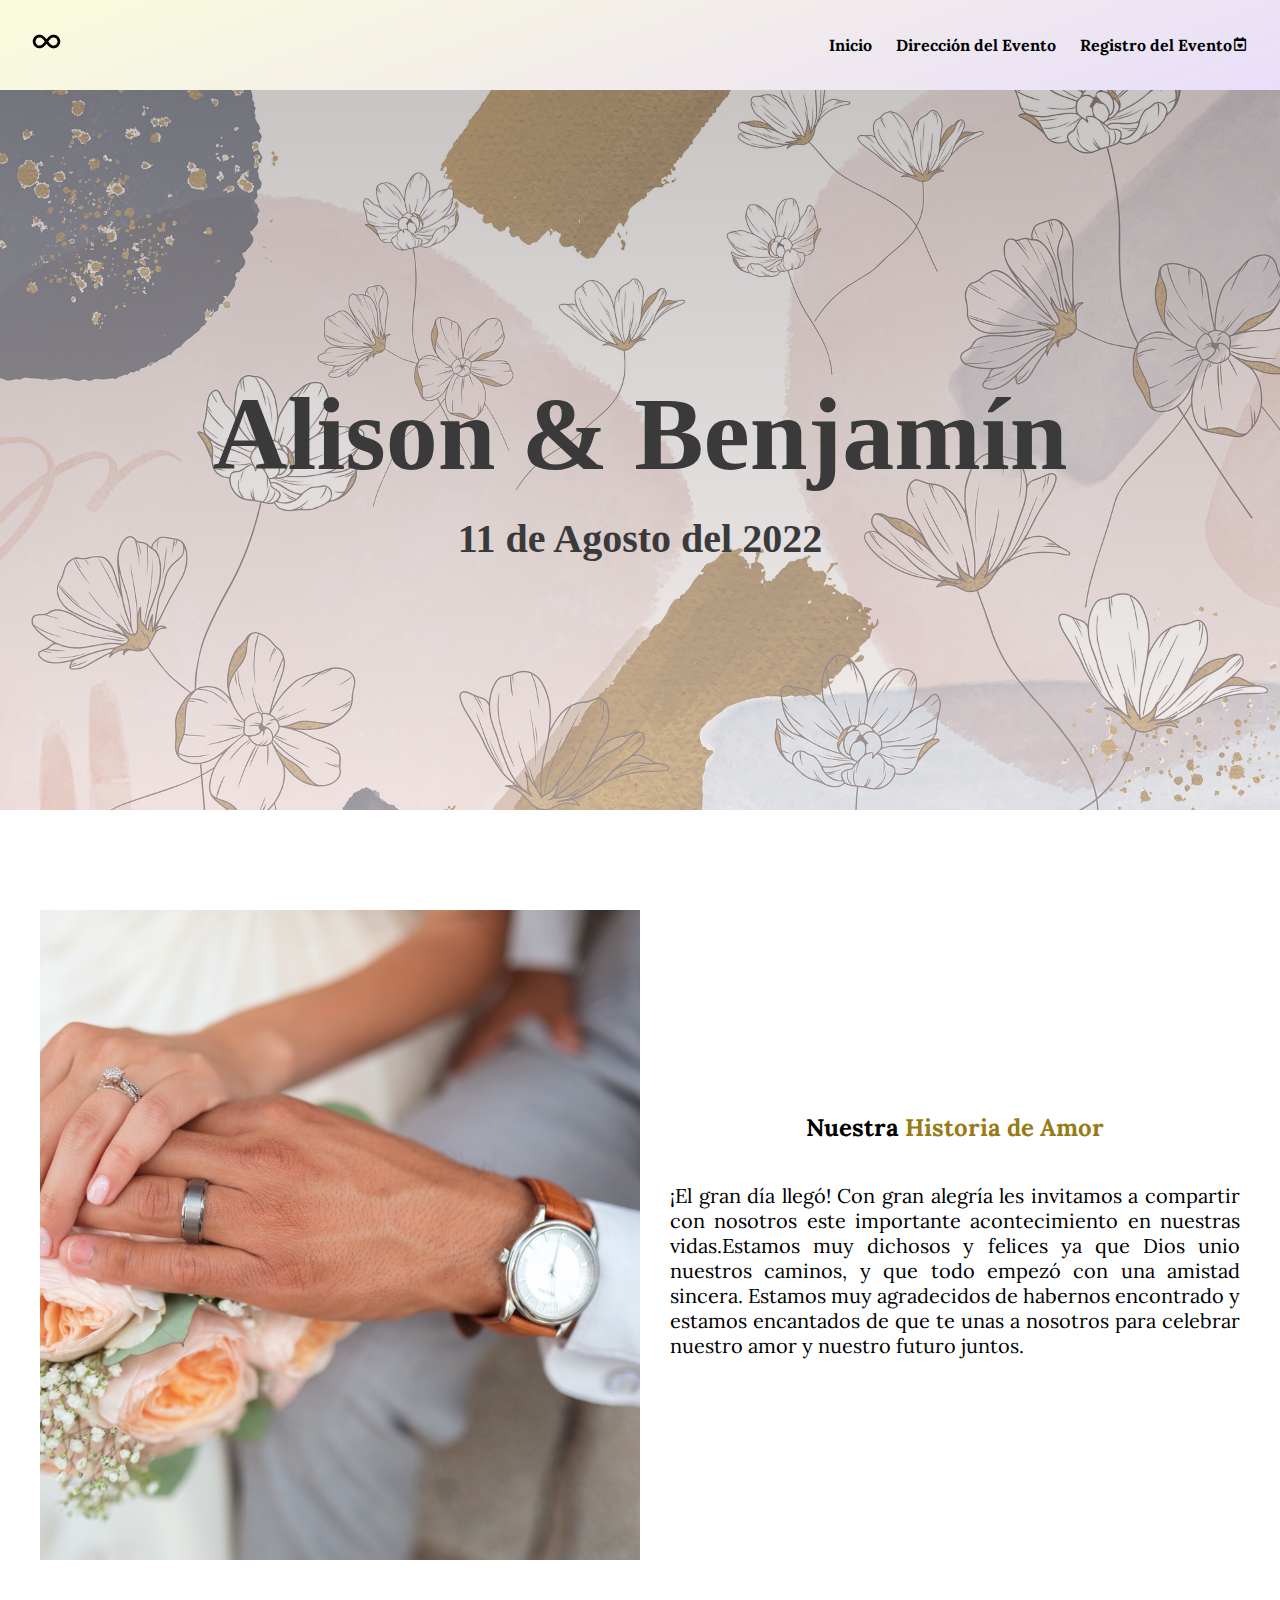
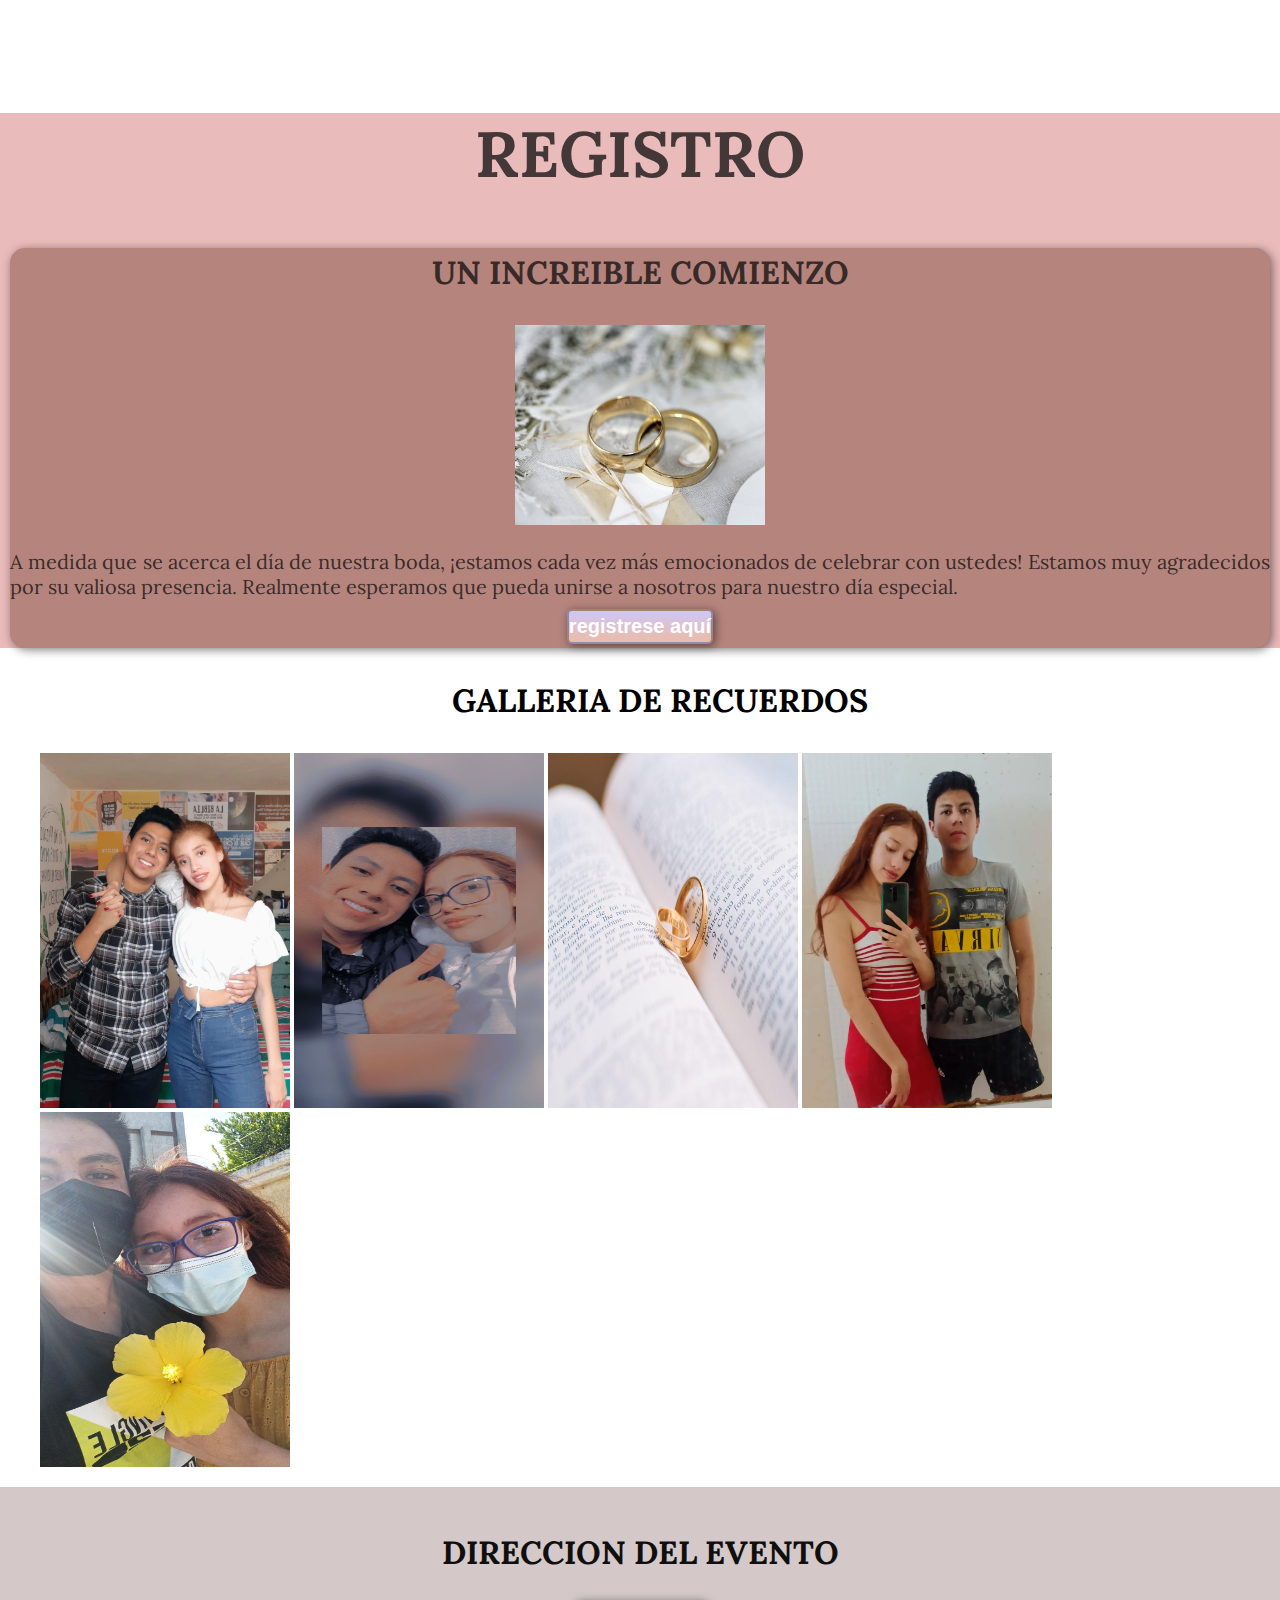
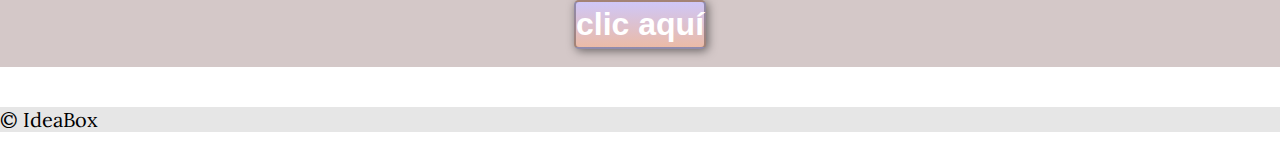
<file: index.html>
<!DOCTYPE html>
<html lang="en">
<head>
    <meta charset="UTF-8">
    <meta http-equiv="X-UA-Compatible" content="IE=edge">
    <meta name="viewport" content="width=device-width, initial-scale=1.0">
    <title> Benjamin&Alison  </title>
    <link rel="stylesheet" href="menubenja.css" />
  
    <link href='https://unpkg.com/boxicons@2.1.2/css/boxicons.min.css' rel='stylesheet'>
    <link rel="stylesheet" href="https://cdnjs.cloudflare.com/ajax/libs/font-awesome/4.7.0/css/font-awesome.min.css">
    <link rel="stylesheet" href="https://cdnjs.cloudflare.com/ajax/libs/font-awesome/4.7.0/css/font-awesome.min.css">
       <link rel="preconnect" href="https://fonts.googleapis.com">
<link rel="preconnect" href="https://fonts.gstatic.com" crossorigin>
<link href="https://fonts.googleapis.com/css2?family=Lora:ital@1&display=swap" rel="stylesheet">
</head>
<body>
    <header>
      
        <div class="container">
          
        <p class="logo"> <img src="[data-uri]"/>
        
        <nav>
          
        <a href="index.html"> Inicio </a>
        <a href="mapa.html">Dirección del Evento</a>
        <a href="contacto.html">Registro del Evento<i class='bx bx-calendar-heart'></i></a> 
       
             
            
 </a>
  
</div>         

        
</div>
        
</header>

<main>
    <section id="matrimonio">
 
        <h1> Alison & Benjamín </h1>  <br> <h2>11 de Agosto del 2022</h2>
      

     </section>

    <section id="historia">
      <div class ="container">
   
      <div class="img-container"></div>
        <div class="text">
            <br><h2> Nuestra <span class="color-acento">Historia de Amor </span></h2>
            <p>¡El gran día llegó! Con gran alegría les invitamos a compartir con nosotros este importante acontecimiento en nuestras vidas.​
                
                Estamos muy dichosos y felices ya que Dios unio nuestros caminos, y que todo empezó con una amistad sincera. 
                  
                Estamos muy agradecidos de habernos encontrado y estamos encantados de que te unas a nosotros para celebrar nuestro amor y nuestro futuro juntos.
              
        </div>
    </section>

    <section id="registro">
        <div class="container">
         <h2>REGISTRO</h2>
   
          <div class="films">
            
            <h3>UN INCREIBLE COMIENZO</h3>
            <img src="../benja4.jpeg" alt="matri" width="250" height="200">
            <p> A medida que se acerca el día de nuestra boda, ¡estamos cada vez más emocionados de celebrar con ustedes! Estamos muy agradecidos por su valiosa presencia. Realmente esperamos que pueda unirse a nosotros para nuestro día especial.</p>
            <a href="contacto.html"><button> registrese aquí</button>  </a>
        </div>
                 
         
        </form>
        </div>
    </div>
   
</div>
    </section>
      
</main>
 <ul>
    <center> <h3>GALLERIA DE RECUERDOS </h3></center>
       
    
    <img src="../benja6.jpeg" width="250" height="355" >
    <img src="../benja7.jpeg" width="250" height="355" >
    <img src="../benja10.jpg" width="250" height="355" >
    <img src="../benja8.jpeg" width="250" height="355" >
    <img src="../benja9.jpeg" width="250" height="355" >

   
</h3>
 </ul>

</div>
</section>

<section id="final">
<h2>DIRECCION DEL EVENTO </h2> 
<a href="mapa.html"><button> clic aquí</button>  </a>

</section>
<br>

</section>
</body>
<footer>
<div class="container">
   
    
    <p>&copy; IdeaBox</p>
</div>
</footer>

</html>
</file>
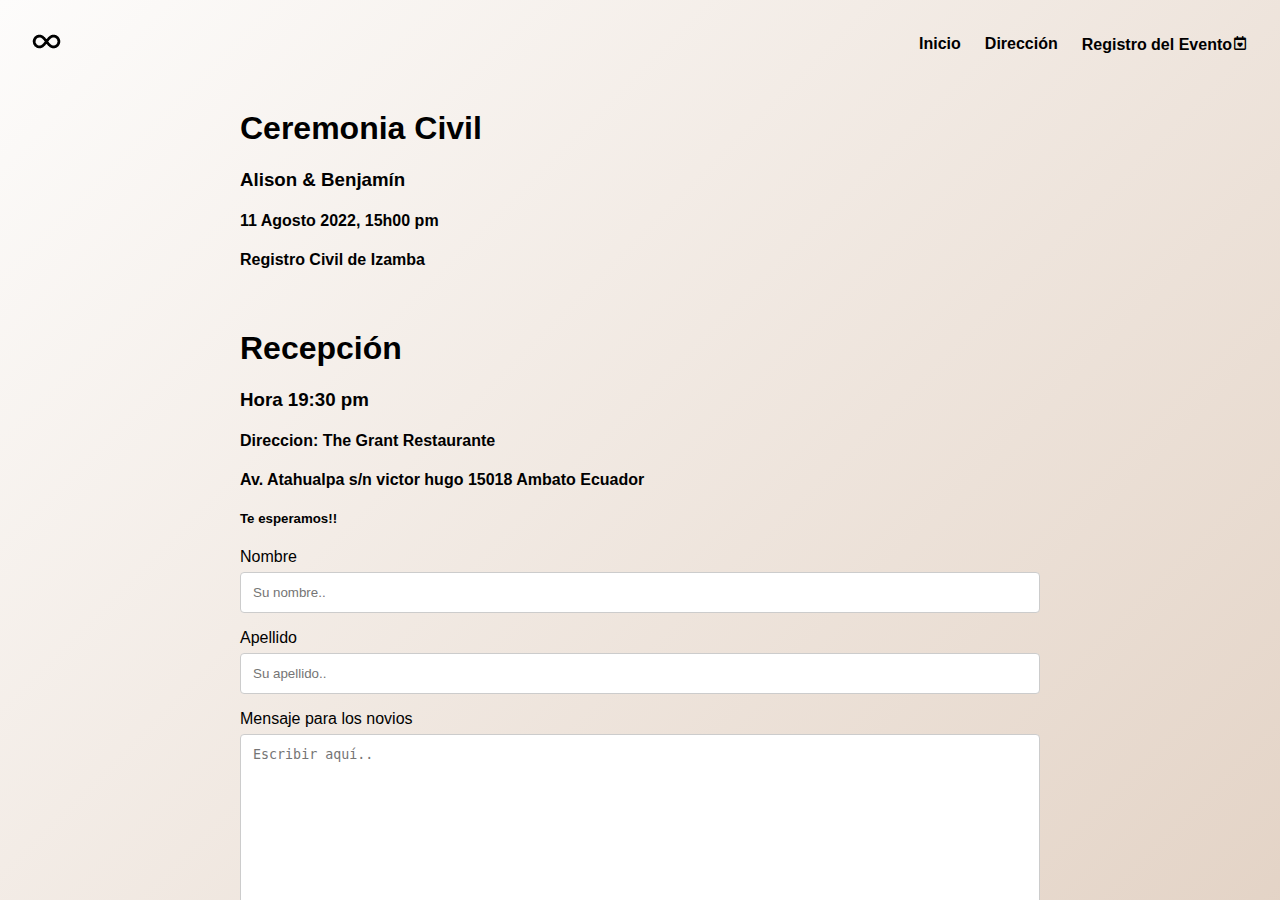
<file: contacto.html>
<!DOCTYPE html>
<html lang="en">
<head>
    <meta charset="UTF-8">
    <meta http-equiv="X-UA-Compatible" content="IE=edge">
    <meta name="viewport" content="width=device-width, initial-scale=1.0">
    <title> Benjamín&Alison  </title>
    
    <link rel="stylesheet" href="contacto.css" />
  
    <link href='https://unpkg.com/boxicons@2.1.2/css/boxicons.min.css' rel='stylesheet'>
    <link rel="stylesheet" href="https://cdnjs.cloudflare.com/ajax/libs/font-awesome/4.7.0/css/font-awesome.min.css">
    <link rel="stylesheet" href="https://cdnjs.cloudflare.com/ajax/libs/font-awesome/4.7.0/css/font-awesome.min.css">
    
</head>
<body>
    <header>
      
    <div class="containermenu">
          
        <p class="logo"><img src="[data-uri]"/>
        
       <nav>
          
        <a href="index.html"> Inicio </a>
        <a href="mapa.html">Dirección</a>
        <a href="contacto.html">Registro del Evento<i class='bx bx-calendar-heart'></i></a> 
        
        </nav>

    </div>    
    
        <section id="invitacion">
           <div class="container">
            <h1>Ceremonia Civil</h1>
            <h3>  Alison & Benjamín </h3>
            <h4>11 Agosto 2022, 15h00 pm</h4>
            <h4>Registro Civil de Izamba</h4>
            <br>
            <h1>Recepción</h1>
            <h3> Hora 19:30 pm</h3>
            <h4>Direccion: The Grant Restaurante </h4>
            <h4>Av. Atahualpa s/n victor hugo 15018 Ambato Ecuador</h4>
            <h5>Te esperamos!!</h5>
            </div>
        </section>
   
        <section id="formulario">

            <div class="container">
            <form action="https://formsubmit.co/david.alvaradolb@gmail.com" method="POST">
            <label for="fname">Nombre</label>
            <input type="text" id="fname" name="firstname" placeholder="Su nombre..">

            <label for="lname">Apellido</label>
            <input type="text" id="lname" name="lastname" placeholder="Su apellido..">

            <label for="subject">Mensaje para los novios</label>
            <textarea id="subject" name="subject" placeholder="Escribir aquí.." style="height:200px"></textarea>

            <input type="submit" value="Registrarse">
             </form>
            </div>
        </section>
    
</body>

<footer>
    <div class="container">
       
        
        <p>&copy; IdeaBox </p>
    </div>
    </footer>
</html>
</file>
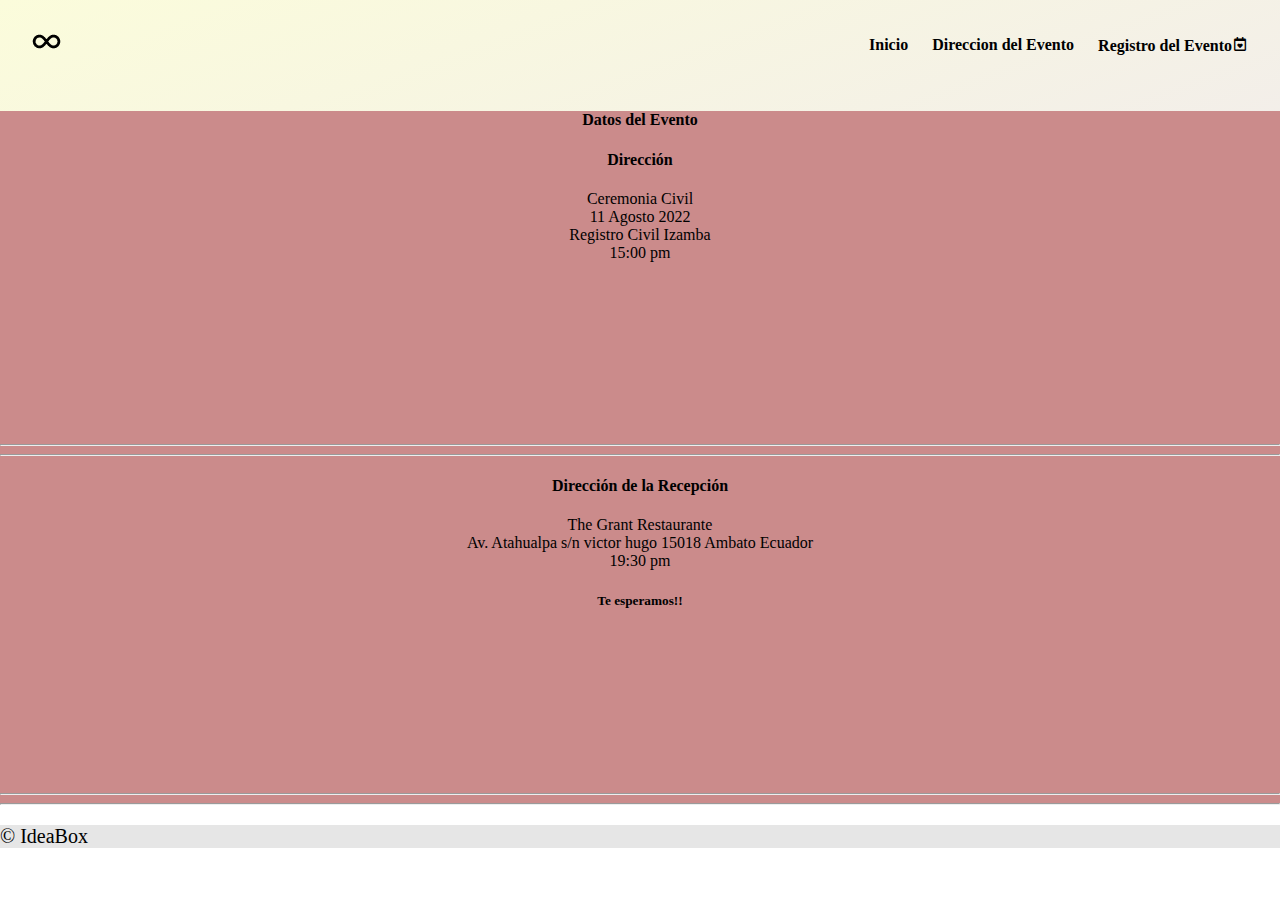
<file: mapa.html>
<!DOCTYPE html>
<html lang="en">
<head>
    <meta charset="UTF-8">
    <meta http-equiv="X-UA-Compatible" content="IE=edge">
    <meta name="viewport" content="width=device-width, initial-scale=1.0">
    <title> Benjamin&Alison  </title>
    <link rel="stylesheet" href="menubenja.css" />
  
    <link href='https://unpkg.com/boxicons@2.1.2/css/boxicons.min.css' rel='stylesheet'>
    <link rel="stylesheet" href="https://cdnjs.cloudflare.com/ajax/libs/font-awesome/4.7.0/css/font-awesome.min.css">
    <link rel="stylesheet" href="https://cdnjs.cloudflare.com/ajax/libs/font-awesome/4.7.0/css/font-awesome.min.css">
    
</head>
<body>
    <header>
      
        <div class="container">
          
        <p class="logo"><img src="[data-uri]"/>
        
        <nav>
          
        <a href="index.html"> Inicio </a>
        <a href="mapa.html">Direccion del Evento</a>
        <a href="contacto.html">Registro del Evento<i class='bx bx-calendar-heart'></i></a> 
       
             
          
        </div>      
        <div class="map">
            <h4>Datos del Evento</h4>
        <p><h4>Dirección</h4>
      
            Ceremonia Civil <br>
            11 Agosto 2022 <br>
            Registro Civil Izamba <br>
            15:00 pm
              </p>
          
    <iframe src="https://www.google.com/maps/embed?pb=!1m18!1m12!1m3!1d16275423.19639256!2d-77.13589795916792!3d5.185057157260928!2m3!1f0!2f0!3f0!3m2!1i1024!2i768!4f13.1!3m3!1m2!1s0x91d3812050459d9d%3A0x5a25e2a509ad68f2!2sRegistr%C3%B3%20Civil%20Izamba!5e0!3m2!1ses-419!2sch!4v1659537389617!5m2!1ses-419!2sch" width="400" height="150" style="border:0;" allowfullscreen="" loading="lazy" referrerpolicy="no-referrer-when-downgrade"></iframe>

    <hr>
    <hr>
    <h4>Dirección de la Recepción</h4>
    The Grant Restaurante <br>
    Av. Atahualpa s/n victor hugo 15018 Ambato Ecuador <br> 19:30 pm <br>
    <h5>Te esperamos!!</h5>
    <iframe src="https://www.google.com/maps/embed?pb=!1m18!1m12!1m3!1d1994.423780681904!2d-78.62992343054508!3d-1.26393745686918!2m3!1f0!2f0!3f0!3m2!1i1024!2i768!4f13.1!3m3!1m2!1s0x91d38189e2c08233%3A0xb9db9d1f55115567!2sThe%20Grant%20Restaurant%20-%20Buffet%20Ambato!5e0!3m2!1ses-419!2sch!4v1659901528548!5m2!1ses-419!2sch" width="400" height="150" style="border:0;" allowfullscreen="" loading="lazy" referrerpolicy="no-referrer-when-downgrade"></iframe>
<hr>
<hr>
   </div> 
</div> 
<p></p>
</header>
    
</body>
<footer>

   
    
    <p>&copy; IdeaBox</p>
</div>
</footer>

</html>
</file>
<file: menubenja.css>
*{
    box-sizing: border-box;
}

html{
    scroll-behavior: smooth;
}

body{
    font-family: 'Roboto', sans-serif;
    font-family: 'Lora', serif;

    margin: 0;
}

h1{ font-size: 2.5em;}

h3{ font-size: 2em;}
p{ font-size: 1.25em;}
ul{ list-style: none;}
li{ font-size: 1.25em;}

button{
    font-size: 1.25em;
    font-weight: bold;
    padding: 0.25rem 0;
    border-radius: 5px;
    border: 2px solid rgba(0,0,0,0.3);
    box-shadow: 2px 2px 10px rgba(0,0,0,0.5);
    color: white;
    background-image: linear-gradient(to top, #ebbba7 0%, #cfc7f8 100%);
    -webkit-border-radius:;
    -moz-border-radius:;
    -ms-border-radius:;
    -o-border-radius:;
}

button:hover{
    background-image: linear-gradient(to top, #e6b980 0%, #eacda3 100%);
        <!-- cuando se pasa sobre el boton el color cambia -->
}

.container{
    max-width: 1400px;
    margin: auto;
    
    
    
}

.color-acento{ color:rgb(152, 123, 19); }

header{
    background-image: linear-gradient(-20deg, #e9defa 0%, #fbfcdb 100%);
   
}

header .logo{
    margin: 0;
    padding: 25px 30px;
    font-weight: bold;
    color: rgb(13, 14, 13);
    font-size: 1.6em;
}

header .container{
    display: flex;
    flex-direction: column;
    align-items: center;

}

header nav{
    display: flex;
    flex-direction: column;
    text-align: center;
    padding-bottom: 25px;

}

header a{
    padding: 5px 12px;
    text-decoration: none;
    font-weight: bold;
    color: black;
}

header a:hover{
    color: rgb(100, 99, 97);
  
}

#matrimonio{
    display: flex;
    align-items: center;
    justify-content: center;
    text-align: center;
    flex-direction: column;
    height: 80vh;
    background-image: linear-gradient(
        0deg,
        rgba(238, 227, 227, 0.5),
        rgba(145, 138, 138, 0.5)
    )
    ,url("../benja1.jpg");
    background-repeat: no-repeat;
    background-size: cover;
    background-position: center center;
}


#matrimonio h1{
    color: rgb(59, 58, 58);
    font-family: 'Marck Script', cursive;
    font-family: 'Lobster', cursive;
    font-size: 5.5em;
    margin-bottom: 0;
 

}
#matrimonio h2{
    color: rgb(59, 58, 58);
    font-family: 'Marck Script', cursive;
    font-family: 'Lobster', cursive;
    font-size: 2.5em;
    margin-top: 0;

}

#matrimonio button{
    font-size: 5em;
}

#historia .container{
    text-align: right;
    padding: 100px 8px;
    text-align: justify;
}

#registro{
    background-color: rgb(234, 187, 187);
    color: rgba(14, 13, 13, 0.761);
    text-align: center;
}

#registro .container{
    padding: 10px 10px auto;
}

#registro .h1{
    margin-top: 0;
    font-size: 3.2em;
}

#registro p{
    display: none;
}

#registro .films{
    background-position: center center;
    background-size: cover;
    padding: 5px 10px auto;
    margin: 10px;
    border-radius: 15px;
}

.films:first-child{
    background-image: linear-gradient(
        0deg,
        rgba(208, 199, 199, 0.5),
        rgba(212, 198, 198, 0.5)
    )
    ,<iframe width="460" height="215" src="https://www.youtube.com/embed/G9xO8wbLb6w" title="YouTube video player" frameborder="0" allow="accelerometer; autoplay; clipboard-write; encrypted-media; gyroscope; picture-in-picture" allowfullscreen></iframe>

}

.films:nth-child(2){
    background-image: linear-gradient(
        0deg,
        rgba(0,0,0,0.5),
        rgba(0,0,0,0.5)
    )
    ,<iframe width="460" height="215" src="https://www.youtube.com/embed/47r8FXYZWNU" title="YouTube video player" frameborder="0" allow="accelerometer; autoplay; clipboard-write; encrypted-media; gyroscope; picture-in-picture" allowfullscreen></iframe>
}

.films:nth-child(3){
    background-image: linear-gradient(
        0deg,
        rgba(0,0,0,0.5),
        rgba(0,0,0,0.5)
    )
    ,<iframe width="460" height="215" src="https://www.youtube.com/embed/Ebv9_rNb5Ig" title="YouTube video player" frameborder="0" allow="accelerometer; autoplay; clipboard-write; encrypted-media; gyroscope; picture-in-picture" allowfullscreen></iframe>

}

#Merkmale .container{
    text-align: center;
    padding: 250px 12px;
}

#Merkmale li{
    margin: 16px 0px;
    font-weight: bold;
}



#final{
    display: flex;
    flex-direction: column;
    justify-content: center;
    align-items: center;
    text-align: center;
    background-color: rgb(212, 200, 200);
    color: rgb(16, 15, 15);
    height: 20vh;
}

#final h2{
    font-size: 9vw;
}

#final button{
    font-size: 5vw;
}

footer{
    background-color: rgb(230,230,230);
}

footer p{
    body {
        font-family: 'Signika', sans-serif;
     }
     .bg-grey {
        background: #292929;
     }
     .logo-footer {
        margin-bottom: 40px;
     }
     footer {
            color: grey;
     }
     footer p, a {
    font-size: 12px;
    font-family: 'Roboto', sans-serif;
}
footer h6 {
    font-family: 'Playfair Display', serif;
    margin-bottom: 40px;
    position: relative;
}
footer h6:after {
    position: absolute;
    content: "";
    background: grey;
    width: 12%;
    height: 1px;
    left: 0;
    bottom: -20px;
}
     .btn-footer {
                 color: grey;
              
                text-decoration: none;
                border: 1px solid;
                border-radius: 43px;
                font-size: 13px;
                padding: 7px 30px;
                line-height: 47px;
     }
     .btn-footer:hover {
                
                text-decoration: none;
               
     }
    .form-footer input[type="text"] {
        border: none;
    border-radius: 16px 0 0 16px;
    outline: none;
    padding-left: 10px;
    
}
::placeholder {
    font-size: 10px;
    padding-left: 10px;
    font-style: italic;
}
 .form-footer input[type="button"] {
    border: none;
    background:#232323;
        margin-left: -5px;
    color: #fff;
    outline: none;
    border-radius: 0 16px 16px 0;
    padding: 2px 12px;
}
     .social .fa {
    color: grey;
    font-size: 22px;
    padding: 10px 15px;
    background: #3c3c3c;
}
     footer ul li {
    list-style: none;
    display: block;
}
  footer ul  {
   padding-left: 0;
}
footer ul  li a{
  text-decoration: none;
  color: grey;
  text-decoration:none;
}
a:hover {
    text-decoration: none;
    color: #f5f5f5 !important;
    
}
.logo-part {
    border-right: 1px solid grey;
    height: 100%;
    }
    
}




@media (min-width: 850px){
    header{
      
        width: 100%;
    }

    header .container{
        flex-direction: row;
        justify-content: space-between;
    }

    header nav{
        flex-direction: row;
        padding-bottom: 0;
        padding-right: 20px;
         
    }

    #matrimonio h1{
        color: rgb(59, 58, 58);
        font-family: 'Lobster', cursive;
        font-family: 'Marck Script', cursive;
        font-size: 6.5em;
        padding-bottom: 2px;
        text-align: center;
     
    
    }
    #matrimonio h2{
        color: rgb(59, 58, 58);
        font-family: 'Lobster', cursive;
        font-family: 'Marck Script', cursive;
        font-size: 2.5em;
        padding-top: px;
    
    }
    #hero h1{
        font-size: 5em;
    }

    #historia .container{
        display: flex;
        justify-content: center;
    }

    #historia .text{
        width: 80%;
        max-width: 600px;
        padding-left: 30px;
        display: flex;
        flex-direction: column;
        justify-content: center;
        text-align: justify;
    }

    #historia h2{
        margin-top: 0px;
        text-align: center;
        justify-content: center;
        
    }

    #historia .img-container{
        background-image: url("../benja2.jpg");
        background-size: cover;
        background-position: center;
        height: 650px;
        width: 600px; 
      
    }

    #registro .programs{
        display: flex;
        justify-content: center;
    }

    #registro p{
        display: block;
        margin-bottom: 10px;
        text-align: justify;
        
    }

    #registro h2{
        font-size: 4em;
     
    }

    #registro h3{
        margin-top: 0;
    }

    #registro .films{
        padding: 0.25rem 0;
        background-size: 50% 150px;
        background-repeat: no-repeat;
        background-position-y: 0;
        background-color: rgb(181, 132, 125);
        box-shadow: 2px 2px 10px rgba(8, 8, 8, 0.5);
    
        
    }

    .films:first-child{
        background-image: linear-gradient(
            0deg,
            rgba(0,0,0,0.5),
            rgba(0,0,0,0.5)
        )
       
        color:rgb(236, 245, 245)
        
    }

    .films:nth-child(2){
        background-image: linear-gradient(
            0deg,
            rgba(0,0,0,0.5),
            rgba(0,0,0,0.5)
        )
        
        color:white;
    }

    .films:nth-child(3){
        background-image: linear-gradient(
            0deg,
            rgba(0,0,0,0.5),
            rgba(0,0,0,0.5)
        )
        
color:white;
    }

    #Merkmale{
        background-image: url("../benja1.jpg");
        background-repeat: no-repeat;
        background-size: 500px 400px;
        background-position: calc(100vw - 500px) 120px;
        color:rgb(9, 9, 9)
    }

    #Merkmale .container{
        text-align: initial;
    }

    #Merkmale ul{
        margin-left: 100px;
    }

    #final h2{
        font-size: 2em;
    }

    #final button{
        font-size: 2em;
    }

    footer .container{
        justify-content: flex-end;
    }
}
#map {
	height: 200px;
	width: 200px;
    margin: 2em 30em auto;
    
 
    
}
#map {
	margin: 2em 30em auto;
    padding: 10, 20, 80, 0;
    
 
    
}
header .map{
text-align: center;
background-color: #cb8b8b;

}
#final .mapa {
    background-image: url("../benja1.jpg");
    background-repeat: no-repeat;
    background-size: 500px 400px;
    background-position: calc(100vw - 500px) 120px;
    color:white
    
 
    
}
@media (min-width: 1200px) {
    #Merkmale{
        background-position-x: calc(100vw - 800px);
    }
}
</file>
<file: contacto.css>
body {font-family: Arial, Helvetica, sans-serif;}
* {box-sizing: border-box;}

body{
    margin: 0;

}

.container{
    max-width: 800px;
    margin: auto;
    
}



.formulario {
  border-radius: 5px;
  background-color: #f9f0f0;
  padding: 40px;
  -webkit-border-radius: 5px;
  -moz-border-radius: 5px;
  -ms-border-radius: 5px;
  -o-border-radius: 5px;
}

.color-acento{ color:rgb(202, 161, 13); }

header{
    background-image: linear-gradient(135deg, #fdfcfb 0%, #e2d1c3 100%);
    
}

header .logo{
    margin: 0;
    padding: 25px 30px;
    font-weight: bold;
    color: rgb(13, 14, 13);
    font-size: 1.6em;
}

header .containermenu{
    display: flex;
    flex-direction: column;
    align-items: center;
}

header nav{
    display: flex;
    flex-direction: column;
    text-align: center;
    padding-bottom: 25px;
}

header a{
    padding: 5px 12px;
    text-decoration: none;
    font-weight: bold;
    color: black;
}

header a:hover{
    color: rgb(237, 218, 18);
}


input[type=text], select, textarea {
    width: 100%;
    padding: 12px;
    border: 1px solid #ccc;
    border-radius: 4px;
    box-sizing: border-box;
    margin-top: 6px;
    margin-bottom: 16px;
    resize: vertical;
  }
  
  input[type=submit] {
    background-color: #ca8011;
    color: white;
    padding: 12px 20px;
    border: none;
    border-radius: 4px;
    cursor: pointer;
  }
  
  input[type=submit]:hover {
    background-color: #45a049;
  }
  

  @media (min-width: 1050px){
    header{
        position: fixed;
        width: 100%;
    }

    header .containermenu{
        flex-direction: row;
        justify-content: space-between;
    }

    header nav{
        flex-direction: row;
        padding-bottom: 0;
        padding-right: 20px;
    }

@media (min-width: 1200px) {
    #Merkmale{
        background-position-x: calc(100vw - 800px);
    }
}
</file>
